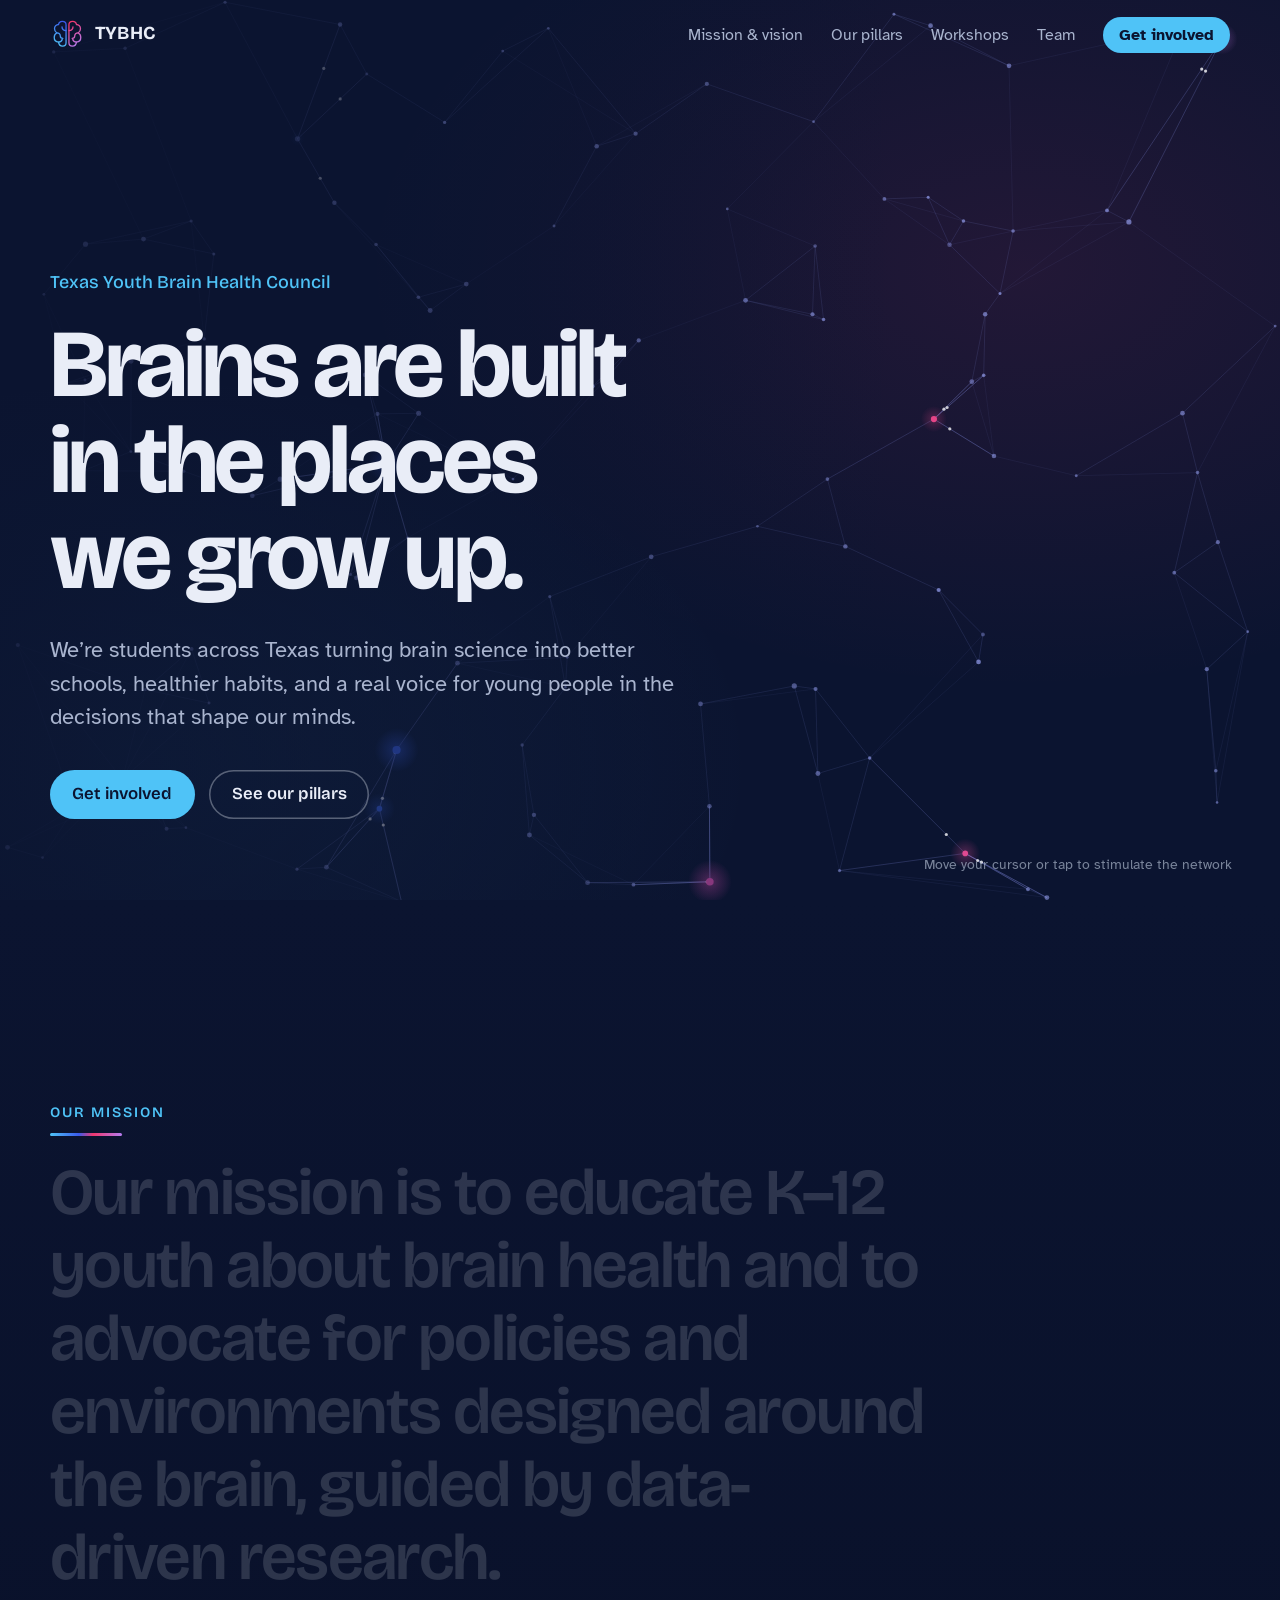
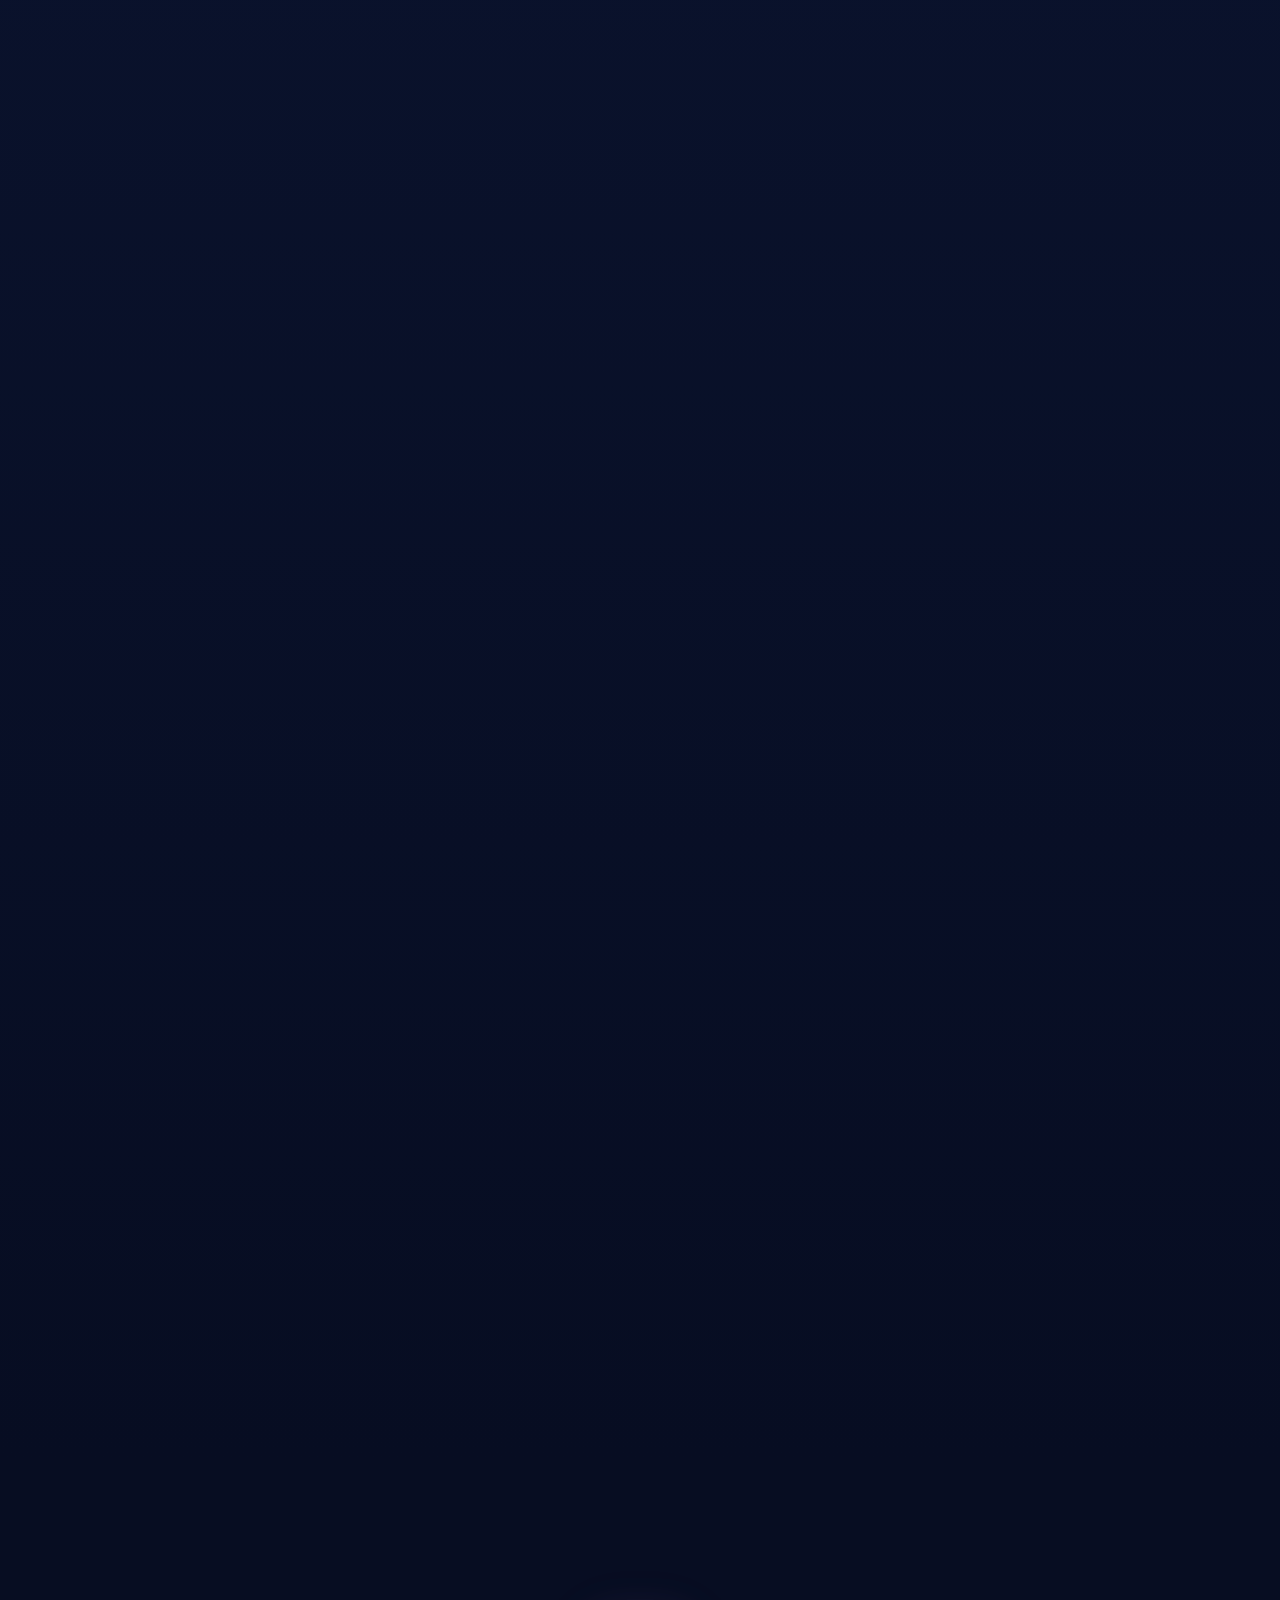
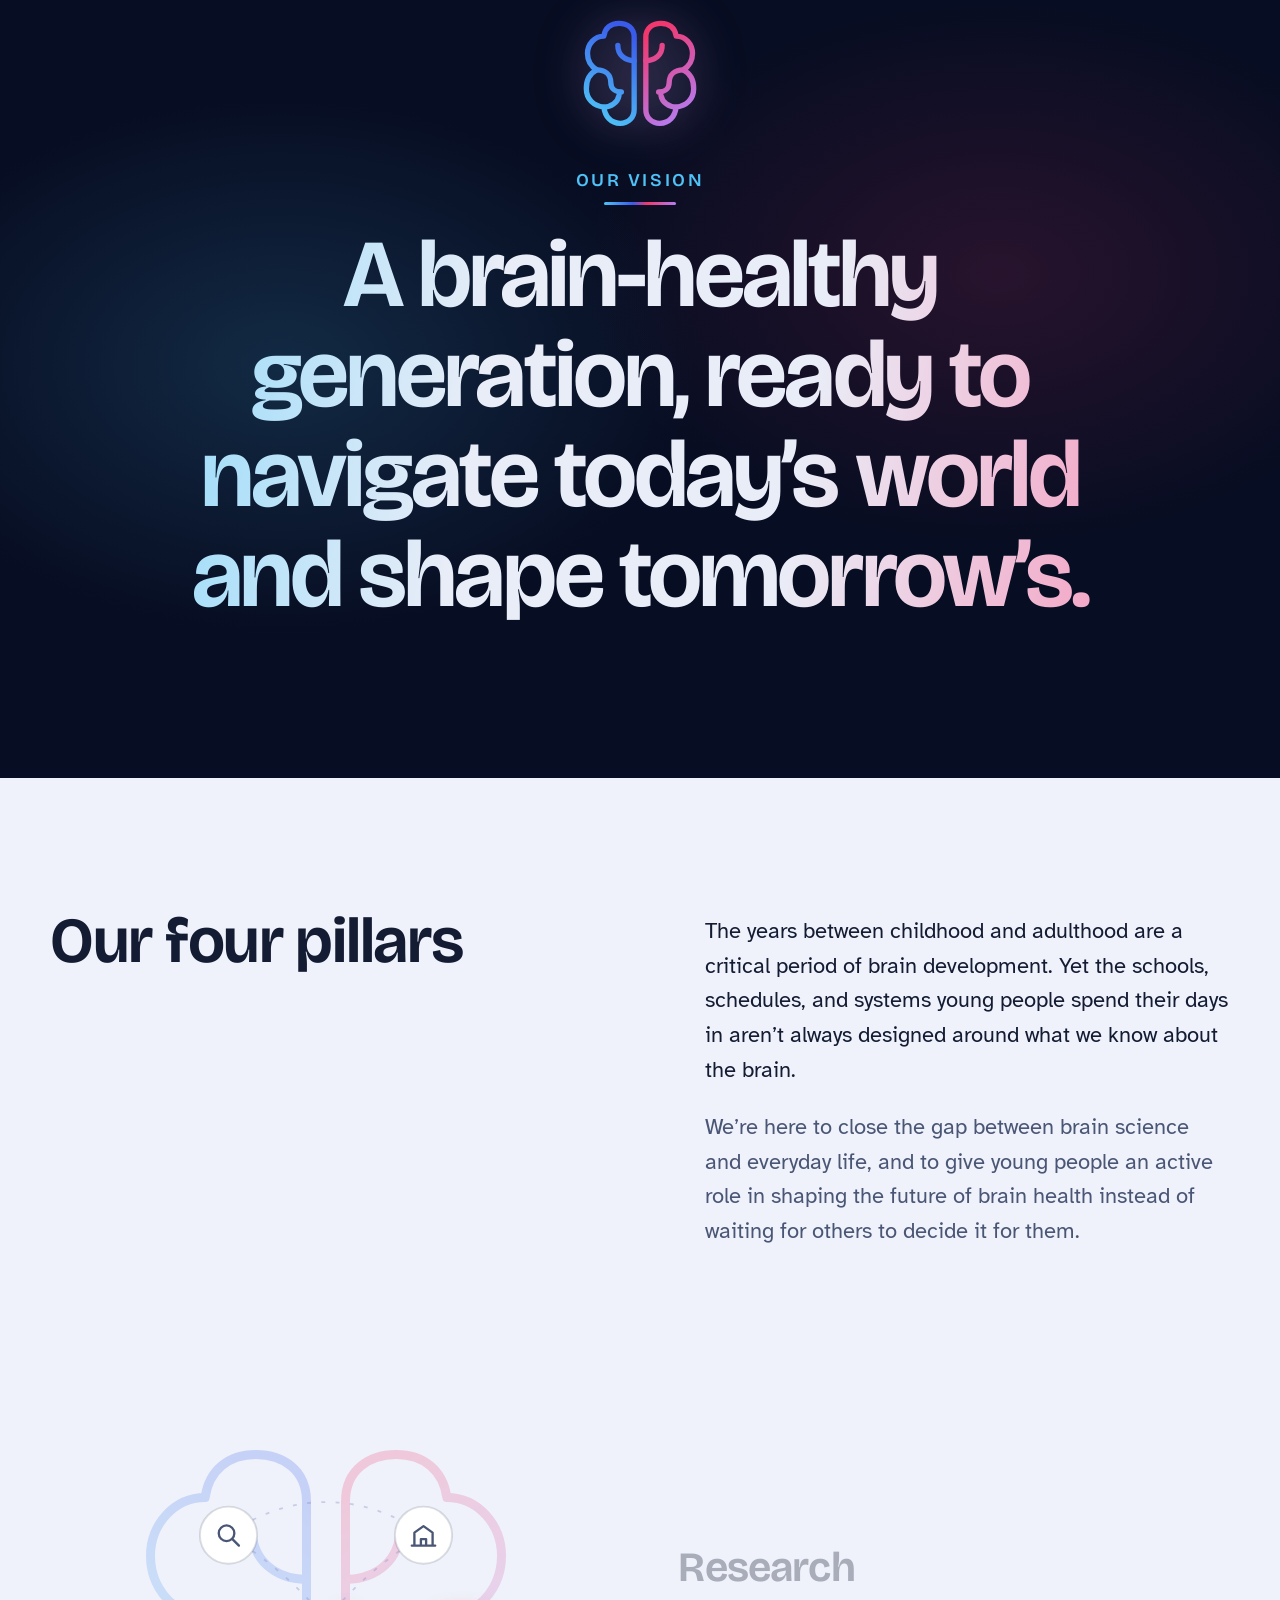
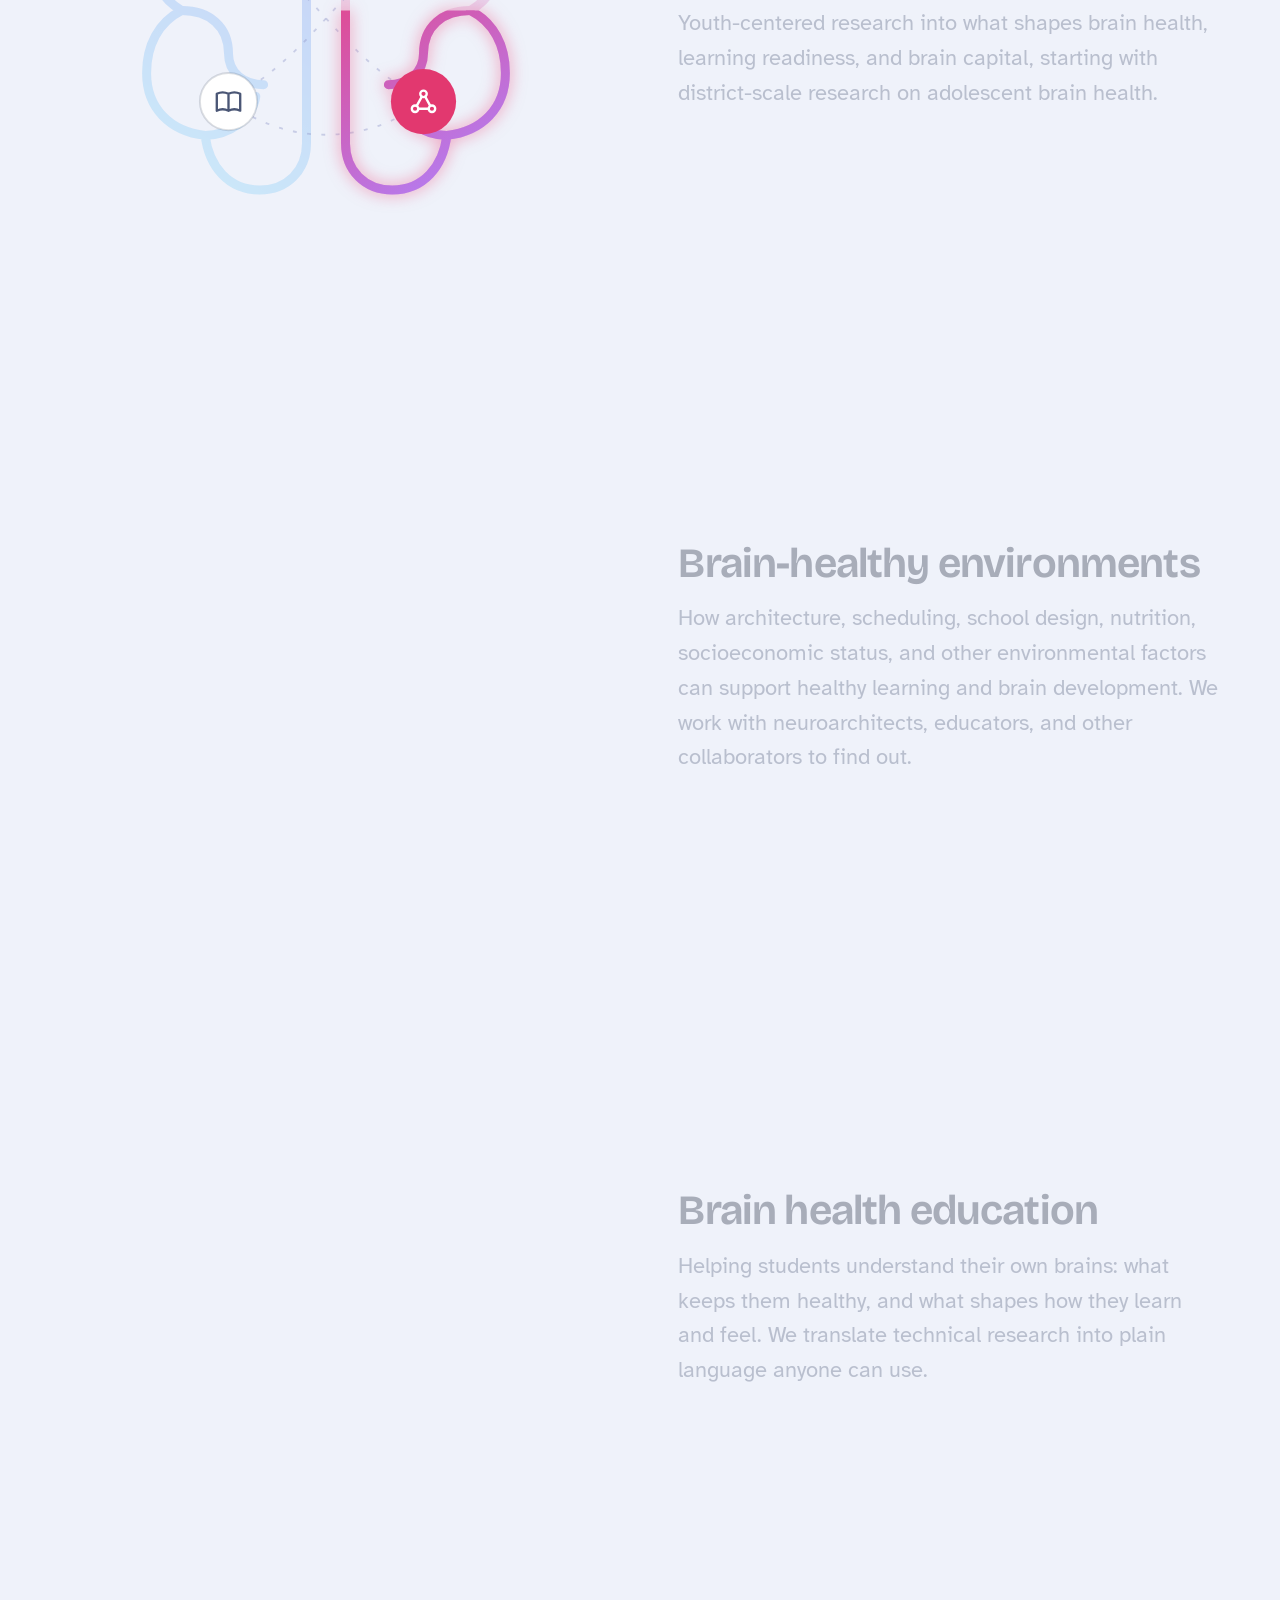
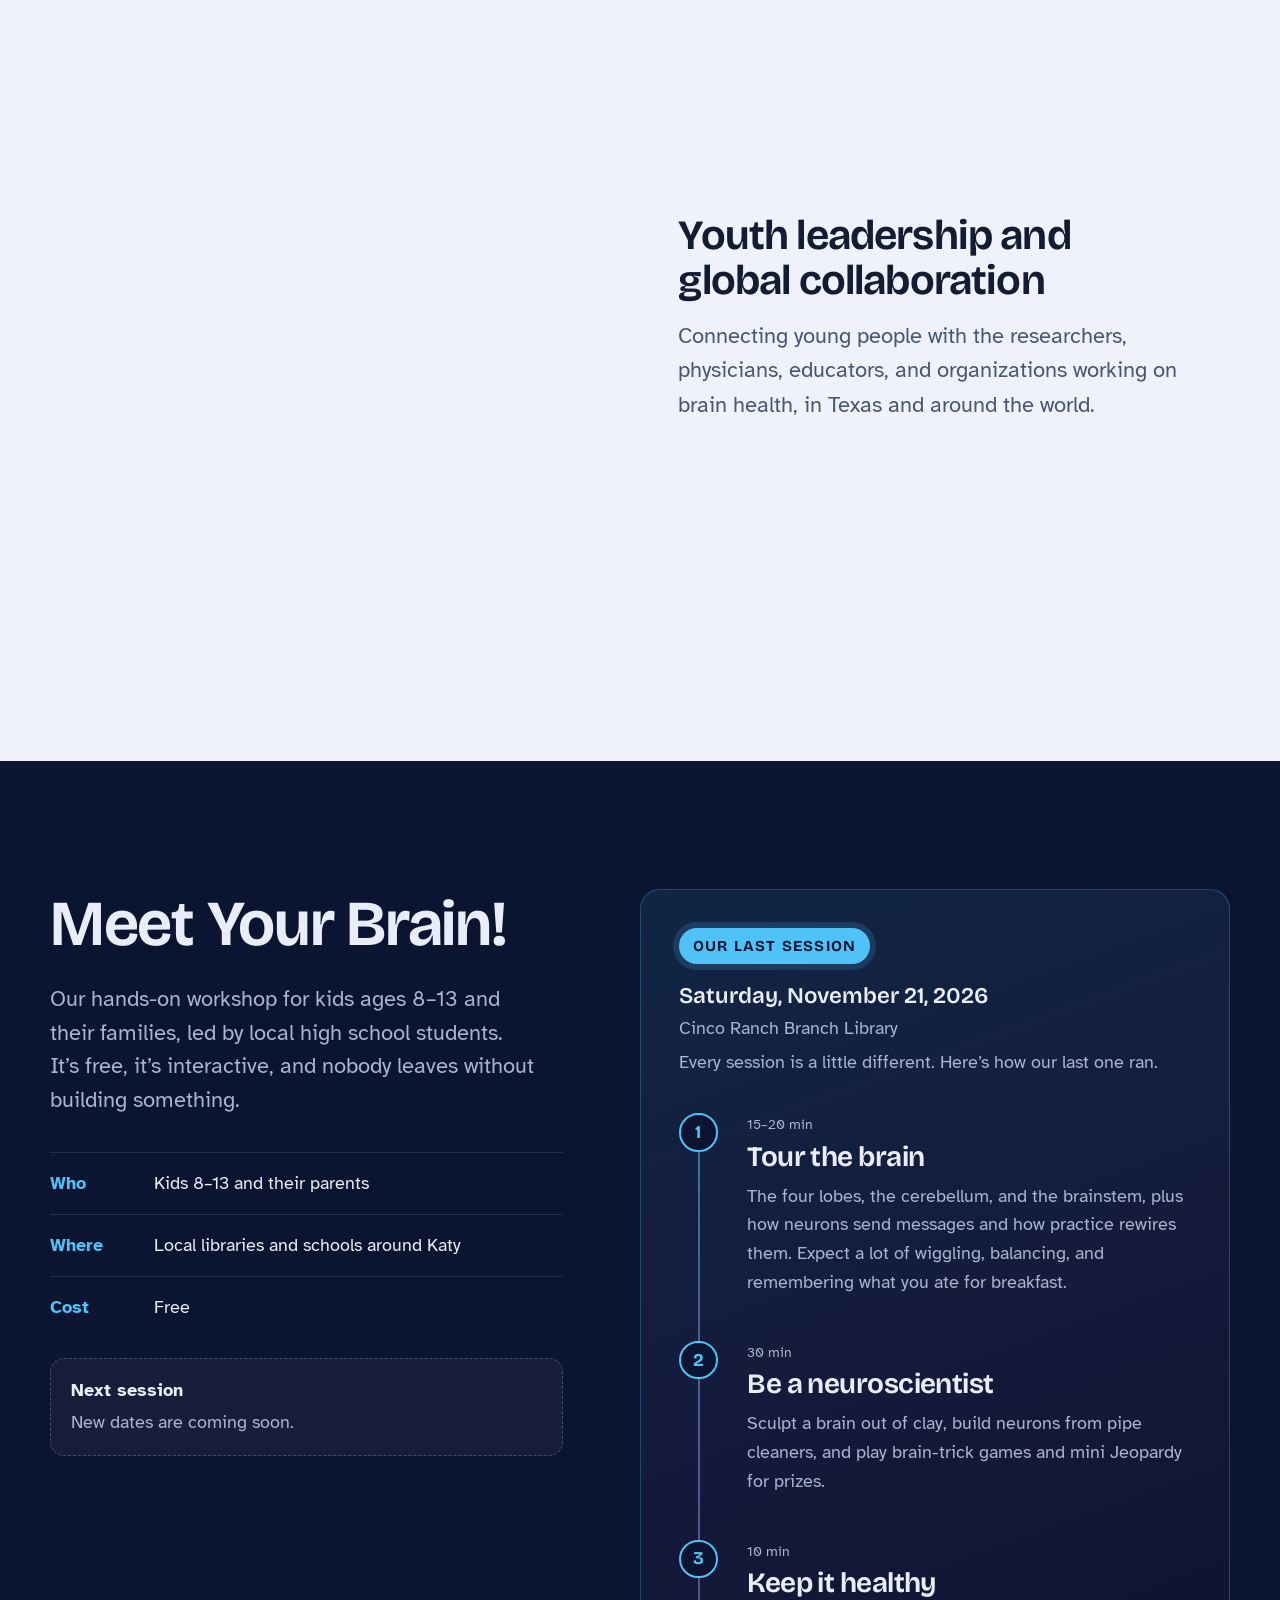
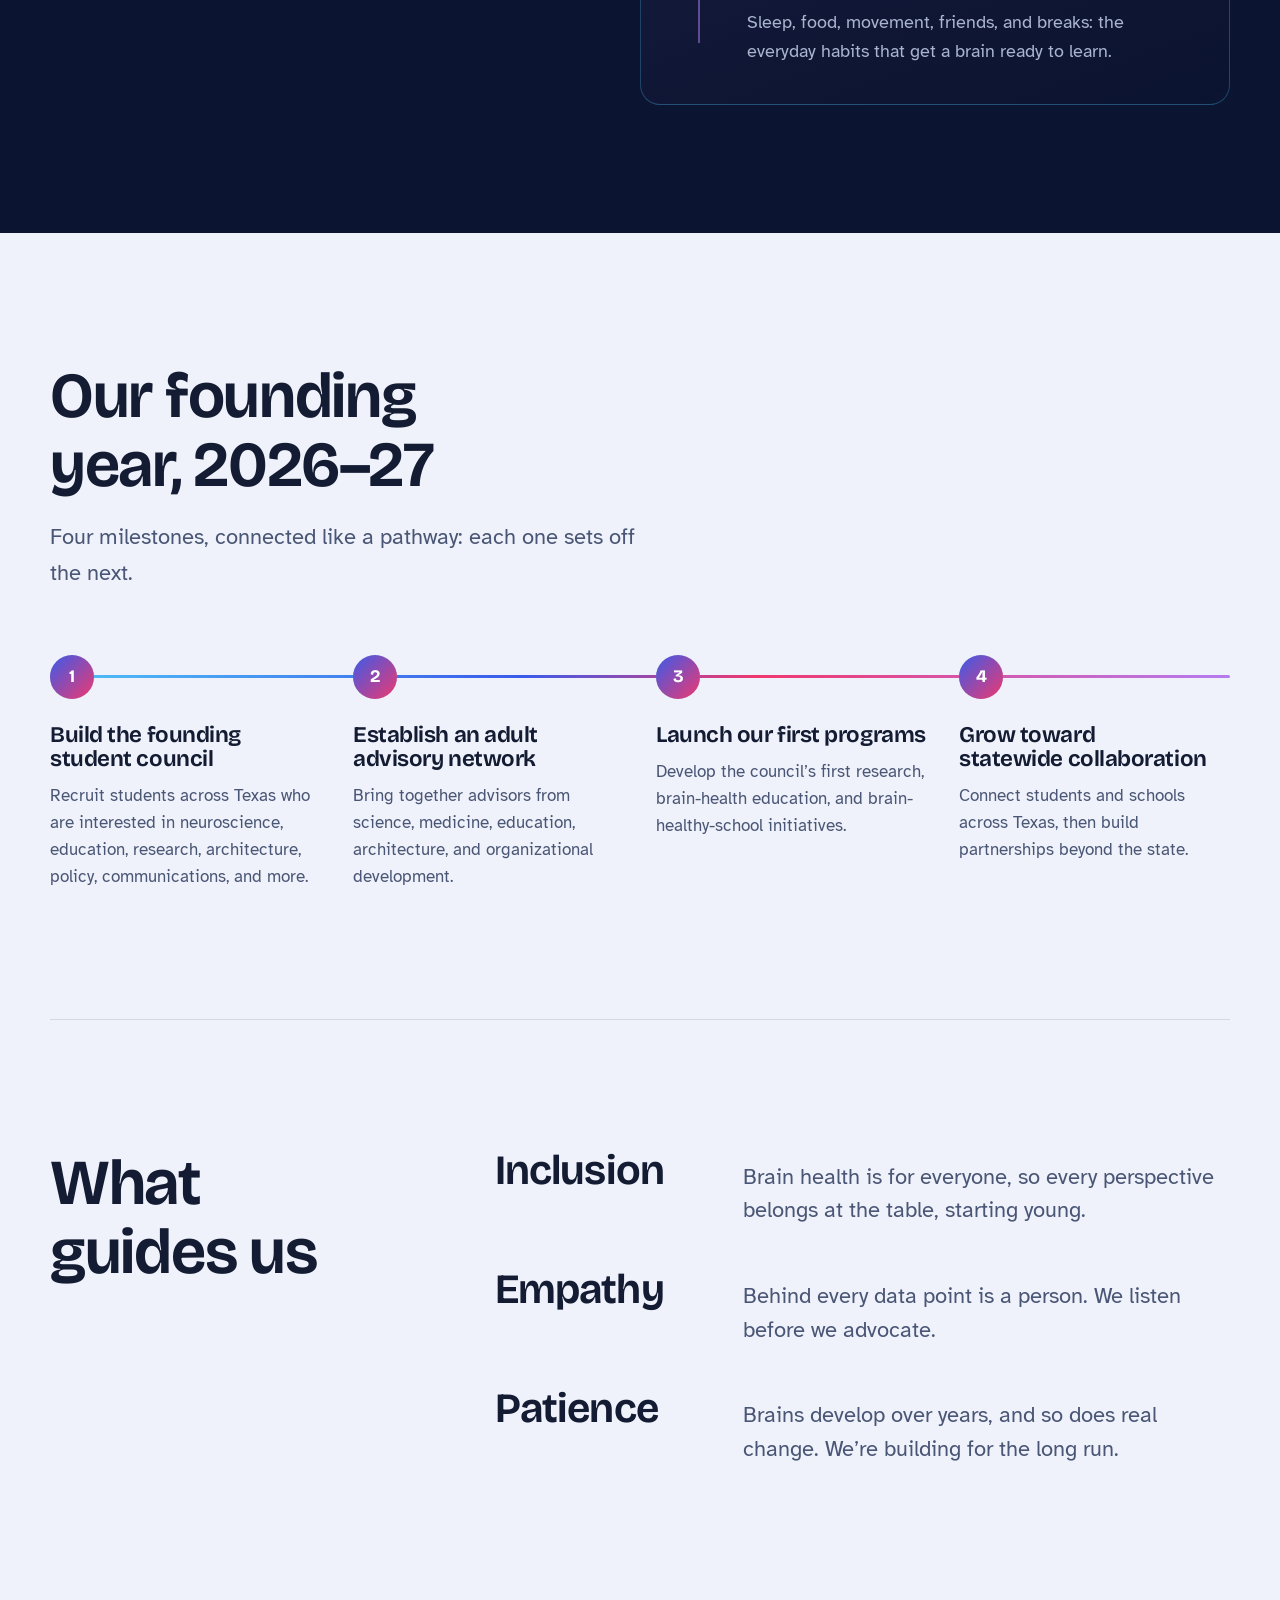
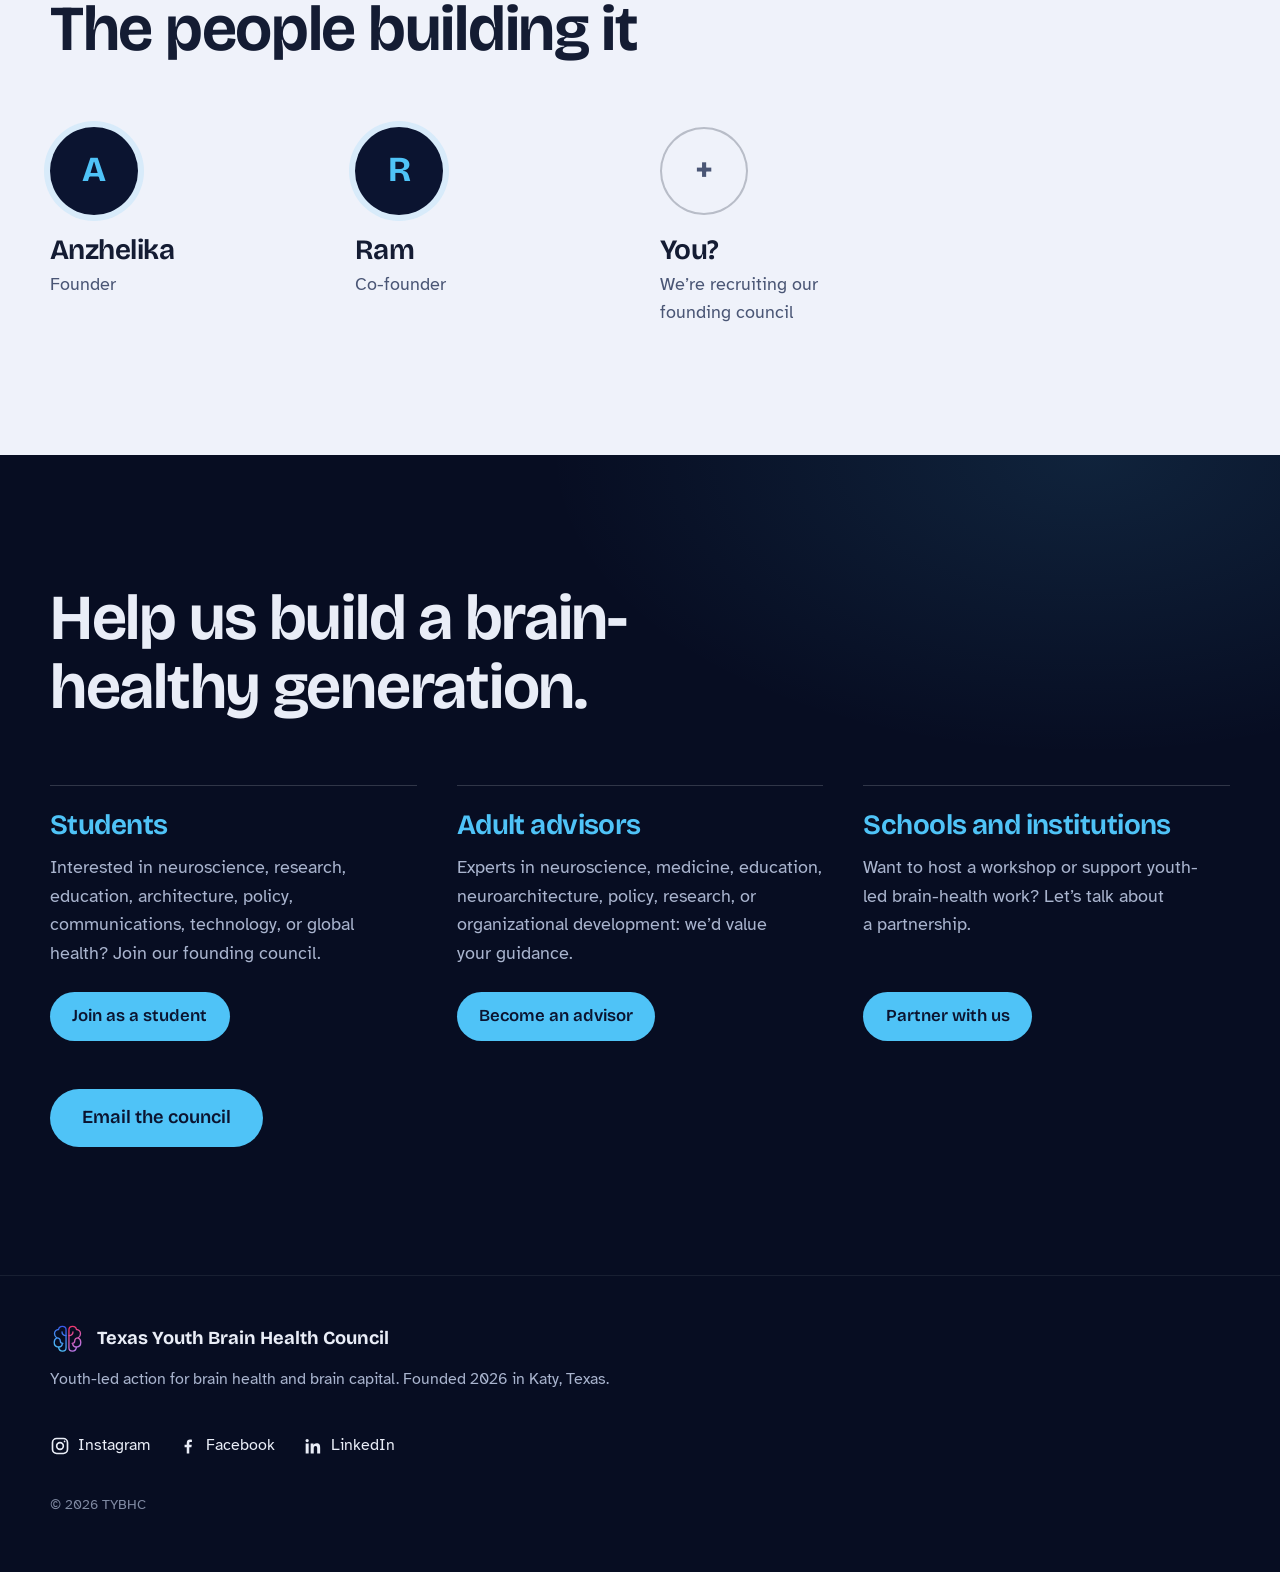
<file: index.html>
<!DOCTYPE html>
<html lang="en">
<head>
  <meta charset="utf-8">
  <meta name="viewport" content="width=device-width, initial-scale=1">
  <title>Texas Youth Brain Health Council</title>
  <meta name="description" content="A youth-led council turning brain science into better schools, better habits, and a stronger youth voice across Texas.">
  <meta name="theme-color" content="#0B1430">
  <link rel="icon" href="assets/favicon.svg" type="image/svg+xml">

  <meta property="og:title" content="Texas Youth Brain Health Council">
  <meta property="og:description" content="Youth-led action for brain health and brain capital.">
  <meta property="og:type" content="website">
  <meta property="og:image" content="https://tybhc.org/assets/img/social-preview.png">
  <meta property="og:image:alt" content="The TYBHC brain logo">
  <meta name="twitter:card" content="summary_large_image">

  <link rel="preconnect" href="https://fonts.googleapis.com">
  <link rel="preconnect" href="https://fonts.gstatic.com" crossorigin>
  <link href="https://fonts.googleapis.com/css2?family=Atkinson+Hyperlegible:ital,wght@0,400;0,700;1,400&family=Bricolage+Grotesque:opsz,wght@12..96,400..800&display=swap" rel="stylesheet">
  <link rel="stylesheet" href="assets/css/styles.css">
</head>
<body>
  <a class="skip-link" href="#main">Skip to content</a>

  <header class="site-header" data-header>
    <nav class="nav" aria-label="Main">
      <a class="brand" href="#top" aria-label="Texas Youth Brain Health Council, home">
        <img class="brand-mark" src="assets/img/logo-mark.svg" alt="" width="35" height="30">
        <span>TYBHC</span>
      </a>
      <button class="nav-toggle" aria-expanded="false" aria-controls="nav-links" data-nav-toggle>
        <span class="sr-only">Menu</span><span class="nav-toggle-bars" aria-hidden="true"></span>
      </button>
      <ul class="nav-links" id="nav-links" data-nav-links>
        <li><a href="#mission">Mission &amp; vision</a></li>
        <li><a href="#work">Our pillars</a></li>
        <li><a href="#workshop">Workshops</a></li>
        <li><a href="#team">Team</a></li>
        <li><a class="nav-cta" href="#join">Get involved</a></li>
      </ul>
    </nav>
  </header>

  <main id="main">
    <!-- HERO: a live field of integrate-and-fire neurons -->
    <section class="hero" id="top">
      <canvas class="neural-field" data-neural-field aria-hidden="true"></canvas>
      <div class="hero-inner">
        <p class="hero-org">Texas Youth Brain Health Council</p>
        <h1 class="hero-title">Brains are built in the places we grow up.</h1>
        <p class="hero-lede">We’re students across Texas turning brain science into better schools, healthier habits, and a real voice for young people in the decisions that shape our minds.</p>
        <div class="hero-actions">
          <a class="btn btn-signal" href="#join">Get involved</a>
          <a class="btn btn-ghost" href="#work">See our pillars</a>
        </div>
      </div>
      <p class="hero-hint" aria-hidden="true">Move your cursor or tap to stimulate the network</p>
    </section>

    <!-- MISSION: words light up as you scroll -->
    <section class="mission" id="mission" aria-labelledby="mission-heading">
      <div class="mission-sticky">
        <h2 class="eyebrow mission-eyebrow" id="mission-heading">Our mission</h2>
        <p class="mission-text" data-scroll-lit>Our mission is to educate K–12 youth about brain health and to advocate for policies and environments designed around the brain, guided by data-driven research.</p>
      </div>
    </section>

    <!-- VISION -->
    <section class="vision" id="vision" aria-labelledby="vision-heading">
      <div class="container vision-inner" data-reveal>
        <div class="vision-mark" aria-hidden="true">
          <span class="vision-ring"></span><span class="vision-ring"></span>
          <img src="assets/img/logo-mark.svg" alt="" width="140" height="121">
        </div>
        <h2 class="eyebrow" id="vision-heading">Our vision</h2>
        <p class="vision-text">A brain-healthy generation, ready to navigate today’s world and shape tomorrow’s.</p>
      </div>
    </section>

    <!-- OUR FOUR PILLARS: sticky network, one region lights per pillar -->
    <section class="work section-light" id="work" aria-labelledby="work-heading">
      <div class="container work-head">
        <h2 class="section-title" id="work-heading">Our four pillars</h2>
        <div class="work-intro">
          <p>The years between childhood and adulthood are a critical period of brain development. Yet the schools, schedules, and systems young people spend their days in aren’t always designed around what we know about the brain.</p>
          <p>We’re here to close the gap between brain science and everyday life, and to give young people an active role in shaping the future of brain health instead of waiting for others to decide it for them.</p>
        </div>
      </div>
      <div class="container work-grid">
        <div class="work-visual" aria-hidden="true">
          <svg viewBox="0 0 400 350" class="work-map" data-work-map>
            <defs>
              <linearGradient id="pl" gradientUnits="userSpaceOnUse" x1="56" y1="20" x2="14" y2="84"><stop offset="0" stop-color="#3A5BEA"/><stop offset="1" stop-color="#4FC3F7"/></linearGradient>
              <linearGradient id="pr" gradientUnits="userSpaceOnUse" x1="56" y1="20" x2="14" y2="84"><stop offset="0" stop-color="#F0386F"/><stop offset="1" stop-color="#B57CF0"/></linearGradient>
              <g id="hemi" fill="none" stroke-linecap="round" stroke-linejoin="round">
                <path d="M55 20 C55 12 49 8 42 8 C35 8 30 12 29 19 C21 19 15 26 15 34 C15 40 18 45 23 48 C17 51 14 57 14 64 C14 73 20 79 29 80 C30 88 35 94 43 94 C50 94 55 89 55 82 Z"/>
                <path d="M55 40 C47 40 41 35 41 27"/>
                <path d="M23 48 C30 48 35 52 35 59 C35 64 39 67 44 67"/>
                <path d="M29 80 C35 80 41 76 42 70"/>
              </g>
              <clipPath id="q0"><rect x="0" y="0" width="200" height="162"/></clipPath>
              <clipPath id="q1"><rect x="200" y="0" width="200" height="162"/></clipPath>
              <clipPath id="q2"><rect x="0" y="162" width="200" height="188"/></clipPath>
              <clipPath id="q3"><rect x="200" y="162" width="200" height="188"/></clipPath>
            </defs>
            <g class="brain-base">
              <use href="#hemi" transform="translate(20 18) scale(3)" stroke="url(#pl)"/>
              <use href="#hemi" transform="translate(380 18) scale(-3 3)" stroke="url(#pr)"/>
            </g>
            <g class="links">
              <path d="M125 104 C170 70 230 70 275 104"/>
              <path d="M125 232 C170 266 230 266 275 232"/>
              <path d="M125 104 C200 150 200 186 275 232"/>
              <path d="M275 104 C200 150 200 186 125 232"/>
            </g>
            <g class="region" data-region="0" data-side="left">
              <g class="lobe"><g clip-path="url(#q0)"><use href="#hemi" transform="translate(20 18) scale(3)" stroke="url(#pl)"/></g></g>
              <circle class="ping" cx="125" cy="104" r="22"/>
              <circle class="badge" cx="125" cy="104" r="22"/>
              <g class="icon" transform="translate(113 92)"><circle cx="10.5" cy="10.5" r="6"/><path d="M15 15 L20 20"/></g>
            </g>
            <g class="region" data-region="1" data-side="right">
              <g class="lobe"><g clip-path="url(#q1)"><use href="#hemi" transform="translate(380 18) scale(-3 3)" stroke="url(#pr)"/></g></g>
              <circle class="ping" cx="275" cy="104" r="22"/>
              <circle class="badge" cx="275" cy="104" r="22"/>
              <g class="icon" transform="translate(263 92)"><path d="M3 20 H21 M5 20 V10 L12 5 L19 10 V20 M10 20 V15 H14 V20"/></g>
            </g>
            <g class="region" data-region="2" data-side="left">
              <g class="lobe"><g clip-path="url(#q2)"><use href="#hemi" transform="translate(20 18) scale(3)" stroke="url(#pl)"/></g></g>
              <circle class="ping" cx="125" cy="232" r="22"/>
              <circle class="badge" cx="125" cy="232" r="22"/>
              <g class="icon" transform="translate(113 220)"><path d="M3 6 C6 4.5 9 4.5 12 6 V19 C9 17.5 6 17.5 3 19 Z M12 6 C15 4.5 18 4.5 21 6 V19 C18 17.5 15 17.5 12 19"/></g>
            </g>
            <g class="region" data-region="3" data-side="right">
              <g class="lobe"><g clip-path="url(#q3)"><use href="#hemi" transform="translate(380 18) scale(-3 3)" stroke="url(#pr)"/></g></g>
              <circle class="ping" cx="275" cy="232" r="22"/>
              <circle class="badge" cx="275" cy="232" r="22"/>
              <g class="icon" transform="translate(263 220)"><circle cx="12" cy="6" r="2.5"/><circle cx="5.5" cy="17.5" r="2.5"/><circle cx="18.5" cy="17.5" r="2.5"/><path d="M10.7 8.2 L6.8 15.3 M13.3 8.2 L17.2 15.3 M8 17.5 H16"/></g>
            </g>
          </svg>
        </div>
        <div class="work-steps">
          <article class="work-step" data-step="0">
            <h3>Research</h3>
            <p>Youth-centered research into what shapes brain health, learning readiness, and brain capital, starting with district-scale research on adolescent brain health.</p>
          </article>
          <article class="work-step" data-step="1">
            <h3>Brain-healthy environments</h3>
            <p>How architecture, scheduling, school design, nutrition, socioeconomic status, and other environmental factors can support healthy learning and brain development. We work with neuroarchitects, educators, and other collaborators to find out.</p>
          </article>
          <article class="work-step" data-step="2">
            <h3>Brain health education</h3>
            <p>Helping students understand their own brains: what keeps them healthy, and what shapes how they learn and feel. We translate technical research into plain language anyone can use.</p>
          </article>
          <article class="work-step" data-step="3">
            <h3>Youth leadership and global collaboration</h3>
            <p>Connecting young people with the researchers, physicians, educators, and organizations working on brain health, in Texas and around the world.</p>
          </article>
        </div>
      </div>
    </section>

    <!-- WORKSHOP -->
    <section class="workshop" id="workshop" aria-labelledby="workshop-heading">
      <div class="container workshop-grid">
        <div class="workshop-intro">
          <h2 class="section-title" id="workshop-heading">Meet Your Brain!</h2>
          <p class="workshop-lede">Our hands-on workshop for kids ages 8–13 and their families, led by local high school students. It’s free, it’s interactive, and nobody leaves without building something.</p>
          <dl class="workshop-facts">
            <div><dt>Who</dt><dd>Kids 8–13 and their parents</dd></div>
            <div><dt>Where</dt><dd>Local libraries and schools around Katy</dd></div>
            <div><dt>Cost</dt><dd>Free</dd></div>
          </dl>
          <div class="next-session">
            <p class="next-label">Next session</p>
            <p>New dates are coming soon.</p>
          </div>
        </div>
        <div class="session">
          <div class="session-head">
            <p class="session-badge">Our last session</p>
            <p class="session-when"><time datetime="2026-11-21">Saturday, November 21, 2026</time><span>Cinco Ranch Branch Library</span></p>
            <p class="session-note">Every session is a little different. Here’s how our last one ran.</p>
          </div>
          <ol class="agenda">
            <li>
              <span class="agenda-time">15–20 min</span>
              <h3>Tour the brain</h3>
              <p>The four lobes, the cerebellum, and the brainstem, plus how neurons send messages and how practice rewires them. Expect a lot of wiggling, balancing, and remembering what you ate for breakfast.</p>
            </li>
            <li>
              <span class="agenda-time">30 min</span>
              <h3>Be a neuroscientist</h3>
              <p>Sculpt a brain out of clay, build neurons from pipe cleaners, and play brain-trick games and mini Jeopardy for prizes.</p>
            </li>
            <li>
              <span class="agenda-time">10 min</span>
              <h3>Keep it healthy</h3>
              <p>Sleep, food, movement, friends, and breaks: the everyday habits that get a brain ready to learn.</p>
            </li>
          </ol>
        </div>
      </div>
    </section>

    <!-- PRIORITIES -->
    <section class="priorities section-light" aria-labelledby="priorities-heading">
      <div class="container">
        <h2 class="section-title" id="priorities-heading">Our founding year, 2026–27</h2>
        <p class="priorities-lede">Four milestones, connected like a pathway: each one sets off the next.</p>
        <div class="pathway" data-reveal>
          <span class="pathway-line" aria-hidden="true"></span>
          <span class="pathway-spark" aria-hidden="true"></span>
          <ol class="priority-list">
            <li style="--i:0"><span class="node" aria-hidden="true"></span><h3>Build the founding student council</h3><p>Recruit students across Texas who are interested in neuroscience, education, research, architecture, policy, communications, and more.</p></li>
            <li style="--i:1"><span class="node" aria-hidden="true"></span><h3>Establish an adult advisory network</h3><p>Bring together advisors from science, medicine, education, architecture, and organizational development.</p></li>
            <li style="--i:2"><span class="node" aria-hidden="true"></span><h3>Launch our first programs</h3><p>Develop the council’s first research, brain-health education, and brain-healthy-school initiatives.</p></li>
            <li style="--i:3"><span class="node" aria-hidden="true"></span><h3>Grow toward statewide collaboration</h3><p>Connect students and schools across Texas, then build partnerships beyond the state.</p></li>
          </ol>
        </div>
      </div>
    </section>

    <!-- VALUES -->
    <section class="values section-light" aria-labelledby="values-heading">
      <div class="container values-grid">
        <h2 class="section-title" id="values-heading">What guides us</h2>
        <div class="values-list">
          <div class="value"><h3>Inclusion</h3><p>Brain health is for everyone, so every perspective belongs at the table, starting young.</p></div>
          <div class="value"><h3>Empathy</h3><p>Behind every data point is a person. We listen before we advocate.</p></div>
          <div class="value"><h3>Patience</h3><p>Brains develop over years, and so does real change. We’re building for the long run.</p></div>
        </div>
      </div>
    </section>

    <!-- TEAM -->
    <section class="team section-light" id="team" aria-labelledby="team-heading">
      <div class="container">
        <h2 class="section-title" id="team-heading">The people building it</h2>
        <ul class="team-list">
          <li class="member"><span class="member-initial" aria-hidden="true">A</span><h3>Anzhelika</h3><p>Founder</p></li>
          <li class="member"><span class="member-initial" aria-hidden="true">R</span><h3>Ram</h3><p>Co-founder</p></li>
          <li class="member member-open"><span class="member-initial" aria-hidden="true">+</span><h3>You?</h3><p>We’re recruiting our founding council</p></li>
        </ul>
      </div>
    </section>

    <!-- JOIN -->
    <section class="join" id="join" aria-labelledby="join-heading">
      <div class="container">
        <h2 class="join-title" id="join-heading">Help us build a brain-healthy generation.</h2>
        <div class="join-grid">
          <div class="join-path">
            <h3>Students</h3>
            <p>Interested in neuroscience, research, education, architecture, policy, communications, technology, or global health? Join our founding council.</p>
            <a class="btn btn-signal join-btn" href="https://docs.google.com/forms/d/e/1FAIpQLSc8rkxiPmNd-KF8surX27tA894tR6jnrn3_FK83ooll9fJVEg/viewform" target="_blank" rel="noopener">Join as a student</a>
          </div>
          <div class="join-path">
            <h3>Adult advisors</h3>
            <p>Experts in neuroscience, medicine, education, neuroarchitecture, policy, research, or organizational development: we’d value your guidance.</p>
            <a class="btn btn-signal join-btn" href="https://docs.google.com/forms/d/e/1FAIpQLSd9ECoEcD8Uw355f69aq2FLFbbcAt6T4XiyQpKr6Fb_6RhskA/viewform" target="_blank" rel="noopener">Become an advisor</a>
          </div>
          <div class="join-path">
            <h3>Schools and institutions</h3>
            <p>Want to host a workshop or support youth-led brain-health work? Let’s talk about a partnership.</p>
            <a class="btn btn-signal join-btn" href="https://docs.google.com/forms/d/e/1FAIpQLSchq4VR8w8RJ4iIcQcY5Mz2U4j0xZhNJaqSe8T3AfmE9lKweA/viewform" target="_blank" rel="noopener">Partner with us</a>
          </div>
        </div>
        <a class="btn btn-signal btn-large" href="mailto:hello@tybhc.org?subject=Getting%20involved%20with%20TYBHC" data-contact-email>Email the council</a>
      </div>
    </section>
  </main>

  <footer class="site-footer">
    <div class="container footer-inner">
      <p class="footer-name"><img class="footer-mark" src="assets/img/logo-mark.svg" alt="" width="35" height="30">Texas Youth Brain Health Council</p>
      <p>Youth-led action for brain health and brain capital. Founded 2026 in Katy, Texas.</p>
      <ul class="footer-social" aria-label="TYBHC on social media">
        <li><a href="https://www.instagram.com/txybhc/" target="_blank" rel="noopener"><svg viewBox="0 0 24 24" aria-hidden="true" fill="none" stroke="currentColor" stroke-width="2"><rect x="3" y="3" width="18" height="18" rx="5"/><circle cx="12" cy="12" r="4"/><circle cx="17.5" cy="6.5" r="1" fill="currentColor" stroke="none"/></svg>Instagram</a></li>
        <li><a href="https://www.facebook.com/profile.php?id=61596288483171" target="_blank" rel="noopener"><svg viewBox="0 0 24 24" aria-hidden="true" fill="currentColor"><path d="M13.5 21v-7.5h2.6l.4-3h-3V8.6c0-.9.3-1.5 1.6-1.5h1.6V4.4c-.3 0-1.2-.1-2.3-.1-2.3 0-3.9 1.4-3.9 4v2.2H7.9v3h2.6V21h3z"/></svg>Facebook</a></li>
        <li><a href="https://www.linkedin.com/company/texas-youth-brain-health-council/" target="_blank" rel="noopener"><svg viewBox="0 0 24 24" aria-hidden="true" fill="currentColor"><path d="M4.98 3.5a2 2 0 1 1 0 4 2 2 0 0 1 0-4zM3.2 9h3.6v12H3.2V9zm6 0h3.4v1.7h.1c.5-.9 1.7-1.9 3.5-1.9 3.7 0 4.4 2.4 4.4 5.6V21H17v-5.8c0-1.4 0-3.2-1.9-3.2s-2.2 1.5-2.2 3.1V21H9.2V9z"/></svg>LinkedIn</a></li>
      </ul>
      <p class="footer-small">© <span data-year>2026</span> TYBHC</p>
    </div>
  </footer>

  <script src="assets/js/neural-field.js" defer></script>
  <script src="assets/js/main.js" defer></script>
</body>
</html>
</file>
<file: assets/css/styles.css>
/* =========================================================
   Texas Youth Brain Health Council — site styles
   Palette "Twilight Cortex": calm, low-glare, high legibility
   ========================================================= */

:root {
  /* Color: taken from the TYBHC brain logo */
  --night: #0B1430;        /* Logo navy: dark sections */
  --night-deep: #070D22;   /* Deeper navy for depth */
  --mist: #EFF2FA;         /* Light sections, a cool blue-white */
  --ink: #141C33;          /* Body text on light */
  --ink-soft: #4A5675;     /* Secondary text on light */
  --frost: #E9EDF7;        /* Text on dark */
  --frost-soft: #A9B4CE;   /* Secondary text on dark */
  --signal: #4FC3F7;       /* Sky blue (left hemisphere, light end): buttons, firing neurons */
  --signal-hover: #7DD3FA;
  --signal-deep: #2F55D8;  /* Logo blue, dark enough for text on light */
  --dendrite: #B57CF0;     /* Logo purple (right hemisphere, light end) */
  --synapse: #F0386F;      /* Logo pink (right hemisphere, midline) */
  --glia: #FF7AA8;         /* Focus outlines */
  --brand-gradient: linear-gradient(90deg, #4FC3F7 0%, #3A5BEA 40%, #F0386F 60%, #B57CF0 100%);

  /* Type */
  --font-display: "Bricolage Grotesque", "Segoe UI", system-ui, sans-serif;
  --font-body: "Atkinson Hyperlegible", "Segoe UI", system-ui, sans-serif;

  /* Modular scale, ratio ~1.25 from 18px */
  --step--1: 0.9rem;
  --step-0: 1.125rem;
  --step-1: 1.4rem;
  --step-2: 1.75rem;
  --step-3: clamp(1.9rem, 1.4rem + 2vw, 2.6rem);
  --step-4: clamp(2.4rem, 1.6rem + 3.6vw, 4rem);
  --step-5: clamp(2.8rem, 1.6rem + 5.5vw, 6rem);

  --measure: 62ch;
  --gutter: clamp(1.25rem, 4vw, 3rem);
  --section-space: clamp(5rem, 10vw, 9rem);
  --radius: 14px;
  --ease: cubic-bezier(.2, .7, .2, 1);
}

*, *::before, *::after { box-sizing: border-box; }

html { scroll-behavior: smooth; scroll-padding-top: 5rem; }

body {
  margin: 0;
  font-family: var(--font-body);
  font-size: var(--step-0);
  line-height: 1.6;
  color: var(--ink);
  background: var(--night);
  -webkit-font-smoothing: antialiased;
  text-rendering: optimizeLegibility;
}

h1, h2, h3 {
  font-family: var(--font-display);
  font-weight: 650;
  line-height: 1.08;
  letter-spacing: -0.02em;
  margin: 0;
  text-wrap: balance;
}

p { margin: 0 0 1em; text-wrap: pretty; }
p:last-child { margin-bottom: 0; }

a { color: inherit; }

:focus-visible {
  outline: 3px solid var(--glia);
  outline-offset: 3px;
  border-radius: 6px;
}

.sr-only {
  position: absolute; width: 1px; height: 1px; padding: 0; margin: -1px;
  overflow: hidden; clip: rect(0 0 0 0); white-space: nowrap; border: 0;
}

.skip-link {
  position: absolute; left: 1rem; top: -4rem; z-index: 100;
  background: var(--glia); color: var(--night); padding: .6rem 1rem;
  border-radius: 8px; font-weight: 700; text-decoration: none;
}
.skip-link:focus { top: 1rem; }

.container {
  width: min(1180px, 100% - 2 * var(--gutter));
  margin-inline: auto;
}

.section-light { background: var(--mist); color: var(--ink); }

.section-title {
  font-size: var(--step-4);
  max-width: 18ch;
}

/* ---------- Buttons ---------- */
.btn {
  display: inline-flex; align-items: center; justify-content: center;
  min-height: 3rem; padding: .7rem 1.4rem;
  border-radius: 999px;
  font-family: var(--font-display); font-weight: 600; font-size: 1.05rem;
  text-decoration: none;
  transition: background-color .25s var(--ease), color .25s var(--ease), box-shadow .25s var(--ease);
}
.btn-signal { background: var(--signal); color: var(--night); }
.btn-signal:hover { background: var(--signal-hover); box-shadow: 0 0 0 6px rgba(79, 195, 247, .18); }
.btn-ghost { color: var(--frost); box-shadow: inset 0 0 0 1.5px rgba(230, 235, 242, .35); }
.btn-ghost:hover { box-shadow: inset 0 0 0 1.5px var(--frost); }
.btn-large { min-height: 3.6rem; padding-inline: 2rem; font-size: 1.15rem; }

/* ---------- Header ---------- */
.site-header {
  position: fixed; inset: 0 0 auto 0; z-index: 50;
  transition: background-color .35s var(--ease), backdrop-filter .35s var(--ease);
}
.site-header.is-scrolled {
  background: rgba(7, 13, 34, .78);
  backdrop-filter: saturate(140%) blur(14px);
  -webkit-backdrop-filter: saturate(140%) blur(14px);
}
.nav {
  width: min(1180px, 100% - 2 * var(--gutter));
  margin-inline: auto;
  display: flex; align-items: center; justify-content: space-between;
  height: 4.25rem;
  color: var(--frost);
}
.brand {
  display: inline-flex; align-items: center; gap: .6rem;
  text-decoration: none; font-family: var(--font-display); font-weight: 700;
  font-size: 1.15rem; letter-spacing: .02em;
}
.brand-mark { width: 35px; height: 30px; display: block; }

.nav-links {
  list-style: none; margin: 0; padding: 0;
  display: flex; align-items: center; gap: 1.75rem;
}
.nav-links a {
  text-decoration: none; font-size: 1rem; color: var(--frost-soft);
  transition: color .2s;
}
.nav-links a:hover { color: var(--frost); }
.nav-links .nav-cta {
  color: var(--night); background: var(--signal);
  padding: .5rem 1rem; border-radius: 999px; font-weight: 700;
}
.nav-links .nav-cta:hover { color: var(--night); background: var(--signal-hover); }

.nav-toggle {
  display: none; background: none; border: 0; width: 44px; height: 44px;
  color: var(--frost); cursor: pointer; position: relative;
}
.nav-toggle-bars, .nav-toggle-bars::before, .nav-toggle-bars::after {
  position: absolute; left: 11px; width: 22px; height: 2px; background: currentColor;
  border-radius: 2px; transition: transform .3s var(--ease), opacity .3s;
}
.nav-toggle-bars { top: 21px; }
.nav-toggle-bars::before { content: ""; left: 0; top: -7px; }
.nav-toggle-bars::after { content: ""; left: 0; top: 7px; }
.nav-toggle[aria-expanded="true"] .nav-toggle-bars { background: transparent; }
.nav-toggle[aria-expanded="true"] .nav-toggle-bars::before { transform: translateY(7px) rotate(45deg); background: var(--frost); }
.nav-toggle[aria-expanded="true"] .nav-toggle-bars::after { transform: translateY(-7px) rotate(-45deg); background: var(--frost); }

/* ---------- Hero ---------- */
.hero {
  position: relative; min-height: 100svh;
  display: flex; align-items: flex-end;
  background:
    radial-gradient(1100px 700px at 80% 30%, rgba(240, 56, 111, .10), transparent 60%),
    radial-gradient(1000px 650px at 12% 85%, rgba(79, 195, 247, .10), transparent 60%),
    var(--night);
  color: var(--frost);
  overflow: hidden;
}
.neural-field {
  position: absolute; inset: 0; width: 100%; height: 100%;
  display: block; cursor: crosshair;
}
/* soft scrim so the network never fights the text */
.hero::after {
  content: ""; position: absolute; inset: 0; pointer-events: none;
  background: linear-gradient(90deg, rgba(11, 20, 48, .82) 0%, rgba(11, 20, 48, .45) 45%, rgba(11, 20, 48, 0) 70%);
}
.hero-inner {
  position: relative; z-index: 1; pointer-events: none;
  width: min(1180px, 100% - 2 * var(--gutter));
  margin: 0 auto; padding: 8rem 0 clamp(4rem, 9vh, 7rem);
}
.hero-inner a { pointer-events: auto; }
.hero-org {
  font-family: var(--font-display); font-weight: 500; font-size: var(--step-0);
  color: var(--signal); margin-bottom: 1.25rem;
}
.hero-title {
  font-size: var(--step-5); font-weight: 700;
  max-width: 13ch; letter-spacing: -0.035em; line-height: 1;
  font-variation-settings: "opsz" 96;
}
.hero-lede {
  max-width: 46ch; margin-top: 1.75rem;
  font-size: var(--step-1); line-height: 1.5; color: var(--frost-soft);
}
.hero-actions { display: flex; flex-wrap: wrap; gap: .9rem; margin-top: 2.25rem; }
.hero-hint {
  position: absolute; right: var(--gutter); bottom: 1.5rem; z-index: 1;
  margin: 0; font-size: var(--step--1); color: rgba(168, 179, 199, .7);
  pointer-events: none;
}

/* Page-load sequence: the one orchestrated entrance */
.hero-org, .hero-title, .hero-lede, .hero-actions {
  opacity: 0; transform: translateY(18px);
  animation: rise 1s var(--ease) forwards;
}
.hero-org { animation-delay: .2s; }
.hero-title { animation-delay: .35s; }
.hero-lede { animation-delay: .6s; }
.hero-actions { animation-delay: .8s; }
@keyframes rise { to { opacity: 1; transform: none; } }

/* ---------- Mission (scroll-lit) ---------- */
.mission {
  position: relative; height: 240vh;
  background: linear-gradient(var(--night), var(--night-deep));
  color: var(--frost);
}
.mission-sticky {
  position: sticky; top: 0; height: 100svh;
  display: flex; flex-direction: column; justify-content: center; align-items: flex-start;
  width: min(1180px, 100% - 2 * var(--gutter)); margin-inline: auto;
}
.mission-text {
  font-family: var(--font-display); font-weight: 600;
  font-size: clamp(2rem, 1.2rem + 3.6vw, 4.4rem);
  line-height: 1.12; letter-spacing: -0.025em; max-width: 22ch; margin: 0;
}
.mission-text .w {
  color: rgba(230, 235, 242, .16);
  transition: color .35s var(--ease), text-shadow .6s var(--ease);
}
.mission-text .w.lit { color: var(--frost); }
.mission-text .w.spark { color: var(--signal); text-shadow: 0 0 24px rgba(79, 195, 247, .45); }
.mission-text .w.spark + .w.spark { color: var(--synapse); text-shadow: 0 0 24px rgba(240, 56, 111, .45); }
.mission-eyebrow { font-size: var(--step-0); }
.mission-eyebrow::after, .vision .eyebrow::after {
  content: ""; display: block; width: 4.5rem; height: 3px; margin-top: .75rem;
  border-radius: 3px; background: var(--brand-gradient);
}
.vision .eyebrow::after { margin-inline: auto; }

/* ---------- Vision ---------- */
.eyebrow {
  font-family: var(--font-display); font-weight: 600; font-size: var(--step--1);
  letter-spacing: .14em; text-transform: uppercase; color: var(--signal);
  margin-bottom: 1.25rem;
}
.vision {
  position: relative; overflow: hidden;
  background:
    radial-gradient(640px 420px at 22% 55%, rgba(79, 195, 247, .16), transparent 65%),
    radial-gradient(640px 420px at 78% 45%, rgba(240, 56, 111, .14), transparent 65%),
    var(--night-deep);
  color: var(--frost);
  padding-block: clamp(5.5rem, 12vw, 10rem);
}
.vision-inner { text-align: center; }
.vision-mark { position: relative; width: 140px; height: 121px; margin: 0 auto 2.25rem; display: grid; place-items: center; }
.vision-mark img { position: relative; width: 100%; height: auto; filter: drop-shadow(0 0 22px rgba(79, 195, 247, .35)) drop-shadow(0 0 22px rgba(240, 56, 111, .3)); }
.vision-ring {
  position: absolute; inset: -18%; border-radius: 50%;
  border: 1.5px solid rgba(181, 124, 240, .45); opacity: 0;
}
.vision .eyebrow { font-size: var(--step-0); }
.vision-text {
  font-family: var(--font-display); font-weight: 650;
  font-size: var(--step-5); line-height: 1.04; letter-spacing: -0.03em;
  max-width: 18ch; margin-inline: auto; text-wrap: balance;
  background: linear-gradient(100deg, #8AD8FA 0%, #E9EDF7 35%, #E9EDF7 65%, #F59BBE 100%);
  -webkit-background-clip: text; background-clip: text; color: transparent;
}
[data-reveal].in .vision-ring { animation: ripple 3.6s var(--ease) infinite; }
[data-reveal].in .vision-ring + .vision-ring { animation-delay: 1.8s; }
@keyframes ripple { 0% { transform: scale(.7); opacity: .9; } 100% { transform: scale(1.5); opacity: 0; } }
.vision-mark, .vision .eyebrow, .vision-text { opacity: 0; transform: translateY(20px); transition: opacity 1s var(--ease), transform 1s var(--ease); }
.vision .eyebrow { transition-delay: .2s; }
.vision-text { transition-delay: .35s; }
[data-reveal].in .vision-mark, [data-reveal].in .eyebrow, [data-reveal].in .vision-text { opacity: 1; transform: none; }

/* ---------- What we do (sticky map) ---------- */
.work { padding-block: var(--section-space); }
.work-head {
  display: grid; grid-template-columns: 1.1fr 1fr; gap: clamp(2rem, 6vw, 6rem);
  align-items: start; margin-bottom: clamp(2rem, 5vw, 4rem);
}
.work-intro { max-width: var(--measure); font-size: var(--step-1); line-height: 1.55; color: var(--ink-soft); padding-top: .5rem; }
.work-intro p:first-child { color: var(--ink); }
.work-grid {
  display: grid; grid-template-columns: 1fr 1fr; gap: clamp(2rem, 6vw, 6rem);
}
.work-visual {
  position: sticky; top: 15vh; height: 70vh;
  display: flex; align-items: center; justify-content: center;
}
.work-map { width: min(100%, 520px); height: auto; overflow: visible; }
.work-map #hemi { stroke-width: 2.3; }
.work-map .brain-base { opacity: .22; }
.work-map .lobe { opacity: 0; transition: opacity .7s var(--ease); }
.work-map .lobe use { stroke-width: 2.6; }
.work-map .links path {
  fill: none; stroke: #8E97C7; stroke-width: 1.4; opacity: .4;
  stroke-dasharray: 3 8; animation: flow 5s linear infinite;
}
@keyframes flow { to { stroke-dashoffset: -110; } }
.work-map .badge {
  fill: #fff; stroke: rgba(20, 28, 51, .14); stroke-width: 1.5;
  transform-box: fill-box; transform-origin: center;
  transition: fill .5s var(--ease), stroke .5s var(--ease), transform .7s var(--ease);
}
.work-map .icon {
  fill: none; stroke: var(--ink-soft); stroke-width: 1.8; stroke-linecap: round; stroke-linejoin: round;
  transition: stroke .5s var(--ease);
}
.work-map .label {
  font-family: var(--font-display); font-weight: 650; font-size: 15px; fill: var(--ink-soft);
  opacity: .55; transition: opacity .5s var(--ease), fill .5s var(--ease);
}
.work-map .ping { fill: none; stroke-width: 2; opacity: 0; transform-box: fill-box; transform-origin: center; }
.work-map [data-side="left"] .ping { stroke: #3A5BEA; }
.work-map [data-side="right"] .ping { stroke: #F0386F; }

.work-map .region.active .lobe { opacity: 1; filter: drop-shadow(0 0 6px rgba(79, 195, 247, .55)); }
.work-map .region.active[data-side="right"] .lobe { filter: drop-shadow(0 0 6px rgba(240, 56, 111, .5)); }
.work-map .region.active .badge { transform: scale(1.14); stroke-width: 0; }
.work-map .region.active[data-side="left"] .badge { fill: #3A5BEA; }
.work-map .region.active[data-side="right"] .badge { fill: #E2386F; }
.work-map .region.active .icon { stroke: #fff; }
.work-map .region.active .label { opacity: 1; fill: var(--ink); }
.work-map .region.active .ping { animation: ping 2.2s var(--ease) infinite; }
@keyframes ping { 0% { transform: scale(1); opacity: .7; } 100% { transform: scale(1.9); opacity: 0; } }

.work-step {
  min-height: 70vh; display: flex; flex-direction: column; justify-content: center;
  max-width: 34rem;
  opacity: .32; transition: opacity .6s var(--ease);
}
.work-step.active { opacity: 1; }
.work-step h3 { font-size: var(--step-3); margin-bottom: 1rem; }
.work-step p { font-size: var(--step-1); line-height: 1.55; color: var(--ink-soft); }

/* ---------- Workshop ---------- */
.workshop {
  background: var(--night); color: var(--frost);
  padding-block: var(--section-space);
}
.workshop-grid {
  display: grid; grid-template-columns: 1fr 1.15fr; gap: clamp(2.5rem, 6vw, 6rem);
}
.workshop .section-title { color: var(--frost); }
.workshop-lede { margin-top: 1.5rem; font-size: var(--step-1); line-height: 1.5; color: var(--frost-soft); max-width: 40ch; }
.workshop-facts { margin: 2.25rem 0 0; display: grid; gap: 1rem; }
.workshop-facts div { display: grid; grid-template-columns: 5.5rem 1fr; gap: 1rem; padding-top: 1rem; border-top: 1px solid rgba(230, 235, 242, .12); }
.workshop-facts dt { color: var(--signal); font-weight: 700; }
.workshop-facts dd { margin: 0; }

.next-session {
  margin-top: 2.25rem; padding: 1.1rem 1.25rem; border-radius: var(--radius);
  background: rgba(230, 235, 242, .05); border: 1px dashed rgba(230, 235, 242, .22);
}
.next-session p { margin: 0; color: var(--frost-soft); }
.next-session .next-label { color: var(--frost); font-weight: 700; margin-bottom: .2rem; }

/* "Our last session" card: emphasised, since every session is a little different */
.session {
  padding: clamp(1.5rem, 3vw, 2.5rem); border-radius: calc(var(--radius) + 6px);
  background: linear-gradient(160deg, rgba(79, 195, 247, .10), rgba(181, 124, 240, .06) 60%, transparent);
  border: 1px solid rgba(79, 195, 247, .28);
}
.session-head { margin-bottom: 2.25rem; }
.session-badge {
  display: inline-block; margin: 0 0 .9rem;
  padding: .35rem .85rem; border-radius: 999px;
  background: var(--signal); color: var(--night);
  font-family: var(--font-display); font-weight: 700; font-size: .95rem;
  letter-spacing: .08em; text-transform: uppercase;
  box-shadow: 0 0 0 6px rgba(79, 195, 247, .16);
}
.session-when { font-family: var(--font-display); font-weight: 600; font-size: var(--step-1); color: var(--frost); margin-bottom: .35rem; }
.session-when span { display: block; font-family: var(--font-body); font-weight: 400; font-size: var(--step-0); color: var(--frost-soft); }
.session-note { color: var(--frost-soft); }

/* The agenda is a real sequence, so it is numbered and connected like an axon */
.agenda { list-style: none; margin: 0; padding: 0; counter-reset: step; position: relative; }
.agenda::before {
  content: ""; position: absolute; left: 1.2rem; top: 1.4rem; bottom: 1.4rem; width: 2px;
  background: linear-gradient(var(--signal), var(--dendrite));
  opacity: .5;
}
.agenda li {
  counter-increment: step; position: relative;
  padding: 0 0 2.75rem 4.25rem;
}
.agenda li:last-child { padding-bottom: 0; }
.agenda li::before {
  content: counter(step);
  position: absolute; left: 0; top: 0;
  width: 2.4rem; height: 2.4rem; border-radius: 50%;
  display: grid; place-items: center;
  background: var(--night); border: 2px solid var(--signal);
  font-family: var(--font-display); font-weight: 700; color: var(--signal);
}
.agenda-time { display: block; font-size: var(--step--1); color: var(--frost-soft); margin-bottom: .35rem; }
.agenda h3 { font-size: var(--step-2); margin-bottom: .6rem; }
.agenda p { color: var(--frost-soft); max-width: 46ch; }

/* ---------- Priorities: a pathway that fires in sequence ---------- */
.priorities { padding-block: var(--section-space); }
.priorities-lede { margin-top: 1.25rem; font-size: var(--step-1); color: var(--ink-soft); max-width: 46ch; }
.pathway { position: relative; margin-top: clamp(2.5rem, 5vw, 4rem); --node: 2.75rem; --period: 3.6s; }
.pathway-line {
  position: absolute; left: 0; right: 0; top: calc(var(--node) / 2 - 1.5px); height: 3px;
  border-radius: 3px; background: var(--brand-gradient);
  transform: scaleX(0); transform-origin: left center;
}
.pathway-spark {
  position: absolute; top: calc(var(--node) / 2 - 7px); left: 0;
  width: 14px; height: 14px; border-radius: 50%; background: #fff; opacity: 0;
  box-shadow: 0 0 0 4px rgba(79, 195, 247, .35), 0 0 22px 8px rgba(240, 56, 111, .45);
}
.priority-list {
  position: relative; list-style: none; margin: 0; padding: 0;
  display: grid; grid-template-columns: repeat(4, 1fr); gap: 2rem;
}
.priority-list li { position: relative; }
.priority-list .node {
  display: grid; place-items: center; width: var(--node); height: var(--node); border-radius: 50%;
  margin-bottom: 1.5rem; background: var(--mist);
  border: 2px solid rgba(20, 28, 51, .18);
  font-family: var(--font-display); font-weight: 700; font-size: 1.1rem; color: var(--ink-soft);
  transition: background .5s var(--ease), border-color .5s var(--ease), color .5s var(--ease), box-shadow .5s var(--ease);
  transition-delay: calc(var(--i) * var(--period) / 4);
}
.priority-list li:nth-child(1) .node::before { content: "1"; }
.priority-list li:nth-child(2) .node::before { content: "2"; }
.priority-list li:nth-child(3) .node::before { content: "3"; }
.priority-list li:nth-child(4) .node::before { content: "4"; }
.priority-list h3, .priority-list p {
  opacity: 0; transform: translateY(16px);
  transition: opacity .8s var(--ease), transform .8s var(--ease);
  transition-delay: calc(var(--i) * var(--period) / 4 + .15s);
}
.priority-list h3 { font-size: var(--step-1); margin-bottom: .75rem; }
.priority-list p { color: var(--ink-soft); font-size: 1.05rem; }

.pathway.in .pathway-line { animation: grow var(--period) linear forwards; }
.pathway.in .pathway-spark { animation: travel var(--period) linear infinite; }
.priority-list .node { position: relative; }
.priority-list .node::before { position: relative; z-index: 1; }
.priority-list .node::after {
  content: ""; position: absolute; inset: -2px; border-radius: 50%;
  background: linear-gradient(135deg, #3A5BEA, #F0386F); opacity: 0;
  transition: opacity .5s var(--ease); transition-delay: inherit;
}
.pathway.in .node::after { opacity: 1; }
.pathway.in .node {
  color: #fff;
  animation: fire var(--period) var(--ease) infinite;
  animation-delay: calc(var(--i) * var(--period) / 4);
}
.pathway.in h3, .pathway.in p { opacity: 1; transform: none; }
@keyframes grow { to { transform: scaleX(1); } }
@keyframes travel {
  0% { left: 0; opacity: 0; }
  6% { opacity: 1; }
  90% { opacity: 1; }
  100% { left: calc(100% - 14px); opacity: 0; }
}
@keyframes fire {
  0% { box-shadow: 0 0 0 0 rgba(240, 56, 111, .55); transform: scale(1); }
  8% { box-shadow: 0 0 0 10px rgba(79, 195, 247, .25); transform: scale(1.15); }
  25%, 100% { box-shadow: 0 0 0 18px rgba(79, 195, 247, 0); transform: scale(1); }
}

/* ---------- Values ---------- */
.values { padding-bottom: var(--section-space); }
.values-grid {
  display: grid; grid-template-columns: 1fr 2fr; gap: clamp(2rem, 6vw, 6rem);
  padding-top: var(--section-space);
  border-top: 1px solid rgba(20, 28, 51, .12);
}
.values-list { display: grid; gap: 2.5rem; }
.value { display: grid; grid-template-columns: minmax(9rem, 14rem) 1fr; gap: 1.5rem; align-items: baseline; }
.value h3 { font-size: var(--step-3); color: var(--ink); }
.value p { font-size: var(--step-1); color: var(--ink-soft); line-height: 1.5; max-width: 40ch; }

/* ---------- Team ---------- */
.team { padding-bottom: var(--section-space); }
.team-list {
  list-style: none; margin: clamp(2.5rem, 5vw, 4rem) 0 0; padding: 0;
  display: grid; grid-template-columns: repeat(auto-fill, minmax(220px, 1fr)); gap: 2.5rem;
}
.member-initial {
  display: grid; place-items: center; width: 5.5rem; height: 5.5rem; border-radius: 50%;
  margin-bottom: 1.25rem;
  font-family: var(--font-display); font-weight: 700; font-size: 2.2rem;
  background: var(--night); color: var(--signal);
  box-shadow: 0 0 0 6px rgba(79, 195, 247, .15);
}
.member h3 { font-size: var(--step-2); }
.member p { color: var(--ink-soft); margin-top: .3rem; }
.member-open .member-initial { background: transparent; color: var(--ink-soft); box-shadow: inset 0 0 0 2px rgba(20, 28, 51, .25); }

/* ---------- Join ---------- */
.join {
  background:
    radial-gradient(900px 500px at 85% 0%, rgba(79, 195, 247, .12), transparent 60%),
    var(--night-deep);
  color: var(--frost);
  padding-block: var(--section-space);
}
.join-title { font-size: var(--step-4); max-width: 16ch; }
.join-grid {
  display: grid; grid-template-columns: repeat(3, 1fr); gap: 2.5rem;
  margin: clamp(2.5rem, 5vw, 4rem) 0 3rem;
}
.join-path { display: flex; flex-direction: column; align-items: flex-start; padding-top: 1.5rem; border-top: 1px solid rgba(230, 235, 242, .18); }
.join-path h3 { font-size: var(--step-2); margin-bottom: .75rem; color: var(--signal); }
.join-path p { color: var(--frost-soft); margin-bottom: 1.5rem; }
.join-btn { margin-top: auto; }

/* ---------- Footer ---------- */
.site-footer { background: var(--night-deep); color: var(--frost-soft); padding: 3rem 0 3.5rem; border-top: 1px solid rgba(230, 235, 242, .08); }
.footer-inner { display: grid; gap: .4rem; font-size: 1rem; }
.footer-name { font-family: var(--font-display); font-weight: 700; color: var(--frost); font-size: 1.15rem; margin: 0 0 .4rem; display: flex; align-items: center; gap: .75rem; }
.footer-social { display: flex; flex-wrap: wrap; gap: .5rem 1.75rem; list-style: none; padding: 0; margin: .6rem 0 .4rem; }
.footer-social a { display: inline-flex; align-items: center; gap: .5rem; min-height: 2.75rem; color: var(--frost); text-decoration: none; transition: color .25s var(--ease); }
.footer-social a:hover, .footer-social a:focus-visible { color: var(--signal); }
.footer-social svg { width: 1.25rem; height: 1.25rem; flex: none; }
.footer-mark { width: 35px; height: 30px; }
.footer-small { font-size: var(--step--1); opacity: .75; margin-top: .75rem; }

/* ---------- Responsive ---------- */
@media (max-width: 900px) {
  .nav-toggle { display: block; }
  .nav-links {
    position: fixed; inset: 4.25rem 0 auto 0;
    flex-direction: column; align-items: flex-start; gap: 0;
    padding: 1rem var(--gutter) 2rem;
    background: rgba(7, 13, 34, .97);
    transform: translateY(-120%); visibility: hidden;
    transition: transform .4s var(--ease), visibility 0s linear .4s;
  }
  .nav-links.open { transform: none; visibility: visible; transition: transform .4s var(--ease); }
  .nav-links li { width: 100%; }
  .nav-links a { display: block; padding: .9rem 0; font-size: 1.2rem; color: var(--frost); }
  .nav-links .nav-cta { display: inline-block; margin-top: 1rem; padding: .7rem 1.4rem; }

  .work-head, .workshop-grid, .values-grid { grid-template-columns: 1fr; }
  .work-grid { grid-template-columns: 1fr; }
  .work-visual { top: 4.25rem; height: 28vh; z-index: 2; background: var(--mist); padding-block: .75rem; }
  .work-map { width: auto; height: 100%; }
  .work-step { min-height: 55vh; justify-content: flex-start; padding-top: 2rem; }
  .priority-list { grid-template-columns: 1fr; gap: 2.25rem; padding-left: calc(var(--node) + 1.25rem); }
  .priority-list .node { position: absolute; left: calc(-1 * (var(--node) + 1.25rem)); top: -.4rem; margin: 0; }
  .pathway-line { left: calc(var(--node) / 2 - 1.5px); right: auto; top: 0; bottom: 0; width: 3px; height: auto;
    background: linear-gradient(180deg, #4FC3F7 0%, #3A5BEA 40%, #F0386F 60%, #B57CF0 100%); transform: scaleY(0); transform-origin: center top; }
  .pathway-spark { top: 0; left: calc(var(--node) / 2 - 7px); }
  .pathway.in .pathway-line { animation-name: grow-y; }
  .pathway.in .pathway-spark { animation-name: travel-y; }
  .join-grid { grid-template-columns: 1fr; gap: 1.75rem; }
  .hero-hint { display: none; }
}
@keyframes grow-y { to { transform: scaleY(1); } }
@keyframes travel-y {
  0% { top: 0; opacity: 0; }
  6% { opacity: 1; }
  90% { opacity: 1; }
  100% { top: calc(100% - 14px); opacity: 0; }
}
@media (max-width: 560px) {
  .value { grid-template-columns: 1fr; gap: .5rem; }
  .mission { height: 200vh; }
}

/* ---------- Reduced motion ---------- */
@media (prefers-reduced-motion: reduce) {
  html { scroll-behavior: auto; }
  *, *::before, *::after { animation: none !important; transition: none !important; }
  .hero-org, .hero-title, .hero-lede, .hero-actions { opacity: 1; transform: none; }
  .mission { height: auto; }
  .mission-sticky { position: static; height: auto; padding-block: var(--section-space); }
  .mission-text .w { color: var(--frost); }
  .work-step { opacity: 1; }
  .pathway-line { transform: none; }
  .pathway-spark { display: none; }
  .priority-list h3, .priority-list p, .vision-mark, .vision .eyebrow, .vision-text { opacity: 1; transform: none; }
}
</file>
